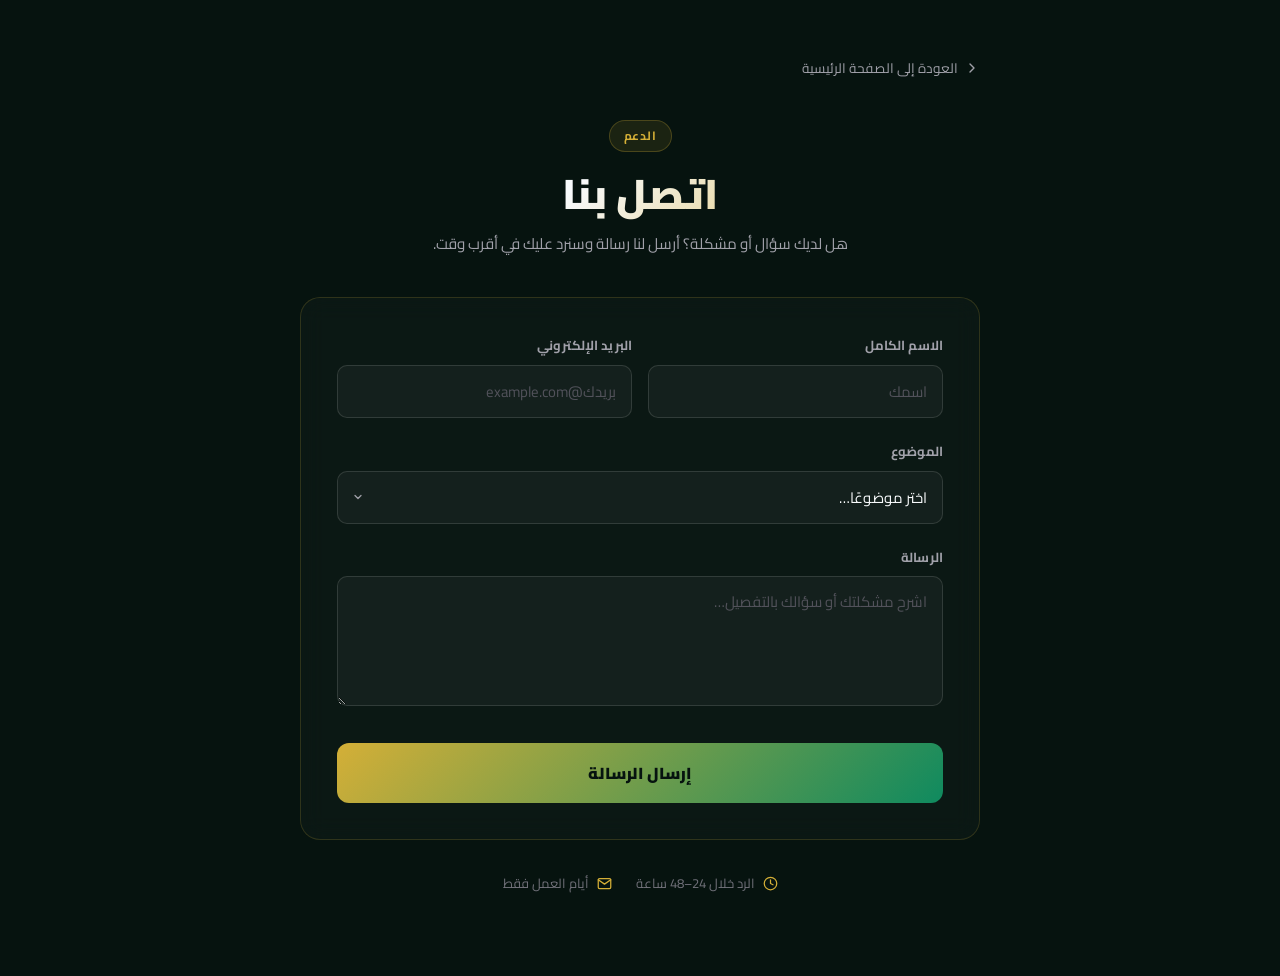
<file: ar-contact.html>
<!DOCTYPE html>
<html lang="ar" dir="rtl">
<head>
  <!-- Google Tag Manager -->
  <script>(function(w,d,s,l,i){w[l]=w[l]||[];w[l].push({'gtm.start':
  new Date().getTime(),event:'gtm.js'});var f=d.getElementsByTagName(s)[0],
  j=d.createElement(s),dl=l!='dataLayer'?'&l='+l:'';j.async=true;j.src=
  'https://www.googletagmanager.com/gtm.js?id='+i+dl;f.parentNode.insertBefore(j,f);
  })(window,document,'script','dataLayer','GTM-P6X6DZCH');</script>
  <!-- End Google Tag Manager -->
  <meta charset="UTF-8">
  <meta name="viewport" content="width=device-width, initial-scale=1.0">
  <title>اتصل بنا - Digital Products Pack</title>
  <link rel="preconnect" href="https://fonts.googleapis.com">
  <link rel="preconnect" href="https://fonts.gstatic.com" crossorigin>
  <link href="https://fonts.googleapis.com/css2?family=Cairo:wght@400;600;700;800;900&display=swap" rel="stylesheet">
  <style>
    *{box-sizing:border-box}
    body{margin:0;font-family:"Cairo",Arial,sans-serif;background:#06130f;color:#f8fafc;line-height:1.8}
    a{color:#d4af37;text-decoration:none}
    a:hover{text-decoration:underline}
    main{width:min(680px,calc(100% - 32px));margin:0 auto;padding:56px 0 80px}

    .back-link{display:inline-flex;align-items:center;gap:6px;font-size:.85rem;color:#a1a1aa;margin-bottom:40px;transition:color .15s}
    .back-link:hover{color:#d4af37;text-decoration:none}
    .back-link svg{transform:scaleX(-1)}

    .page-header{margin-bottom:40px;text-align:center}
    .page-header .eyebrow{display:inline-block;font-size:.75rem;font-weight:700;letter-spacing:.05em;color:#d4af37;background:rgba(212,175,55,.1);border:1px solid rgba(212,175,55,.25);border-radius:99px;padding:4px 14px;margin-bottom:16px}
    .page-header h1{font-size:clamp(1.8rem,4vw,2.6rem);font-weight:900;line-height:1.25;margin:0 0 10px;background:linear-gradient(135deg,#f8fafc 40%,#d4af37);-webkit-background-clip:text;-webkit-text-fill-color:transparent;background-clip:text}
    .page-header .subtitle{font-size:.95rem;color:#a1a1aa;max-width:420px;margin:0 auto}

    .form-card{border:1px solid rgba(212,175,55,.18);border-radius:20px;background:rgba(255,255,255,.025);padding:36px;backdrop-filter:blur(12px)}

    .form-row{margin-bottom:22px}
    .form-row label{display:block;font-size:.82rem;font-weight:700;color:#a1a1aa;letter-spacing:.01em;margin-bottom:7px}
    .form-control{width:100%;background:rgba(255,255,255,.04);border:1px solid rgba(255,255,255,.12);border-radius:10px;color:#f8fafc;font-family:inherit;font-size:.93rem;padding:12px 15px;outline:none;transition:border-color .15s,background .15s;-webkit-appearance:none;text-align:right}
    .form-control::placeholder{color:#52525b}
    .form-control:focus{border-color:rgba(212,175,55,.5);background:rgba(212,175,55,.04)}
    textarea.form-control{resize:vertical;min-height:130px;line-height:1.7}
    select.form-control{cursor:pointer;background-image:url("data:image/svg+xml,%3Csvg xmlns='http://www.w3.org/2000/svg' width='12' height='12' viewBox='0 0 24 24' fill='none' stroke='%23a1a1aa' stroke-width='2.5' stroke-linecap='round' stroke-linejoin='round'%3E%3Cpolyline points='6 9 12 15 18 9'/%3E%3C/svg%3E");background-repeat:no-repeat;background-position:left 14px center;padding-left:38px}
    select.form-control option{background:#0b1d18;color:#f8fafc}

    .form-row-2{display:grid;grid-template-columns:1fr 1fr;gap:16px}
    @media(max-width:500px){.form-row-2{grid-template-columns:1fr}}

    .submit-btn{width:100%;padding:15px 24px;background:linear-gradient(135deg,#d4af37,#0f8a5f);border:none;border-radius:12px;color:#06130f;font-family:inherit;font-size:1rem;font-weight:900;cursor:pointer;letter-spacing:.01em;transition:opacity .15s,transform .1s;margin-top:6px}
    .submit-btn:hover{opacity:.92;transform:translateY(-1px)}
    .submit-btn:active{transform:translateY(0)}
    .submit-btn:disabled{opacity:.5;cursor:not-allowed;transform:none}

    .form-status{display:none;border-radius:12px;padding:16px 20px;margin-top:20px;font-size:.9rem;font-weight:700;text-align:center}
    .form-status.success{display:block;background:rgba(34,197,94,.1);border:1px solid rgba(34,197,94,.3);color:#86efac}
    .form-status.error{display:block;background:rgba(239,68,68,.1);border:1px solid rgba(239,68,68,.3);color:#fca5a5}

    .info-strip{display:flex;gap:24px;flex-wrap:wrap;justify-content:center;margin-top:32px}
    .info-item{display:flex;align-items:center;gap:8px;font-size:.82rem;color:#71717a}
    .info-item svg{flex-shrink:0;color:#d4af37}
  </style>
</head>
<body>
  <!-- Google Tag Manager (noscript) -->
  <noscript><iframe src="https://www.googletagmanager.com/ns.html?id=GTM-P6X6DZCH"
  height="0" width="0" style="display:none;visibility:hidden"></iframe></noscript>
  <!-- End Google Tag Manager (noscript) -->
  <main>
    <a href="./index.html" class="back-link">
      <svg width="16" height="16" viewBox="0 0 24 24" fill="none" stroke="currentColor" stroke-width="2" stroke-linecap="round" stroke-linejoin="round"><polyline points="15 18 9 12 15 6"/></svg>
      العودة إلى الصفحة الرئيسية
    </a>

    <div class="page-header">
      <span class="eyebrow">الدعم</span>
      <h1>اتصل بنا</h1>
      <p class="subtitle">هل لديك سؤال أو مشكلة؟ أرسل لنا رسالة وسنرد عليك في أقرب وقت.</p>
    </div>

    <div class="form-card">
      <form id="contact-form" novalidate>
        <div class="form-row-2">
          <div class="form-row" style="margin-bottom:0">
            <label for="name">الاسم الكامل</label>
            <input class="form-control" type="text" id="name" name="name" placeholder="اسمك" required>
          </div>
          <div class="form-row" style="margin-bottom:0">
            <label for="email">البريد الإلكتروني</label>
            <input class="form-control" type="email" id="email" name="email" placeholder="بريدك@example.com" required>
          </div>
        </div>
        <div class="form-row" style="margin-top:22px">
          <label for="subject">الموضوع</label>
          <select class="form-control" id="subject" name="subject" required>
            <option value="" disabled selected>اختر موضوعًا…</option>
            <option value="Product Access">مشكلة في الوصول إلى المنتج أو التنزيل</option>
            <option value="Defective File">ملف تالف أو معيب</option>
            <option value="Billing">سؤال حول الفاتورة أو الدفع</option>
            <option value="General">استفسار عام</option>
            <option value="Other">أخرى</option>
          </select>
        </div>
        <div class="form-row">
          <label for="message">الرسالة</label>
          <textarea class="form-control" id="message" name="message" placeholder="اشرح مشكلتك أو سؤالك بالتفصيل…" required></textarea>
        </div>
        <input name="_hp" type="text" tabindex="-1" autocomplete="off" style="display:none;position:absolute;left:-9999px" aria-hidden="true">
        <button type="submit" class="submit-btn" id="submit-btn">إرسال الرسالة</button>
      </form>
      <div class="form-status" id="form-status"></div>
    </div>

    <div class="info-strip">
      <div class="info-item">
        <svg width="15" height="15" viewBox="0 0 24 24" fill="none" stroke="currentColor" stroke-width="2" stroke-linecap="round" stroke-linejoin="round"><circle cx="12" cy="12" r="10"/><polyline points="12 6 12 12 16 14"/></svg>
        الرد خلال 24–48 ساعة
      </div>
      <div class="info-item">
        <svg width="15" height="15" viewBox="0 0 24 24" fill="none" stroke="currentColor" stroke-width="2" stroke-linecap="round" stroke-linejoin="round"><path d="M4 4h16c1.1 0 2 .9 2 2v12c0 1.1-.9 2-2 2H4c-1.1 0-2-.9-2-2V6c0-1.1.9-2 2-2z"/><polyline points="22,6 12,13 2,6"/></svg>
        أيام العمل فقط
      </div>
    </div>
  </main>

  <script>
    (function(){
      var form = document.getElementById('contact-form');
      var btn = document.getElementById('submit-btn');
      var status = document.getElementById('form-status');

      form.addEventListener('submit', async function(e){
        e.preventDefault();
        var name = form.name.value.trim();
        var email = form.email.value.trim();
        var subject = form.subject.value;
        var message = form.message.value.trim();

        if(!name || !email || !subject || !message){
          showStatus('error', 'يرجى ملء جميع الحقول.');
          return;
        }
        if(!/^[^\s@]+@[^\s@]+\.[^\s@]+$/.test(email)){
          showStatus('error', 'يرجى إدخال بريد إلكتروني صحيح.');
          return;
        }

        btn.disabled = true;
        btn.textContent = 'جارٍ الإرسال…';
        status.className = 'form-status';
        status.style.display = 'none';

        try {
          var res = await fetch('/api/contact', {
            method: 'POST',
            headers: {'Content-Type':'application/json'},
            body: JSON.stringify({name, email, subject, message, lang:'ar', page: location.href, _hp: form._hp.value})
          });
          var data = await res.json().catch(()=>({}));
          if(res.ok && data.ok){
            form.reset();
            showStatus('success', 'تم إرسال رسالتك! سنتواصل معك خلال 24–48 ساعة عمل.');
          } else {
            showStatus('error', data.error || 'حدث خطأ ما. يرجى المحاولة مرة أخرى.');
          }
        } catch(_){
          showStatus('error', 'خطأ في الشبكة. يرجى التحقق من اتصالك والمحاولة مجددًا.');
        } finally {
          btn.disabled = false;
          btn.textContent = 'إرسال الرسالة';
        }
      });

      function showStatus(type, msg){
        status.className = 'form-status ' + type;
        status.textContent = msg;
        status.style.display = 'block';
        status.scrollIntoView({behavior:'smooth', block:'nearest'});
      }
    })();
  </script>
</body>
</html>
</file>
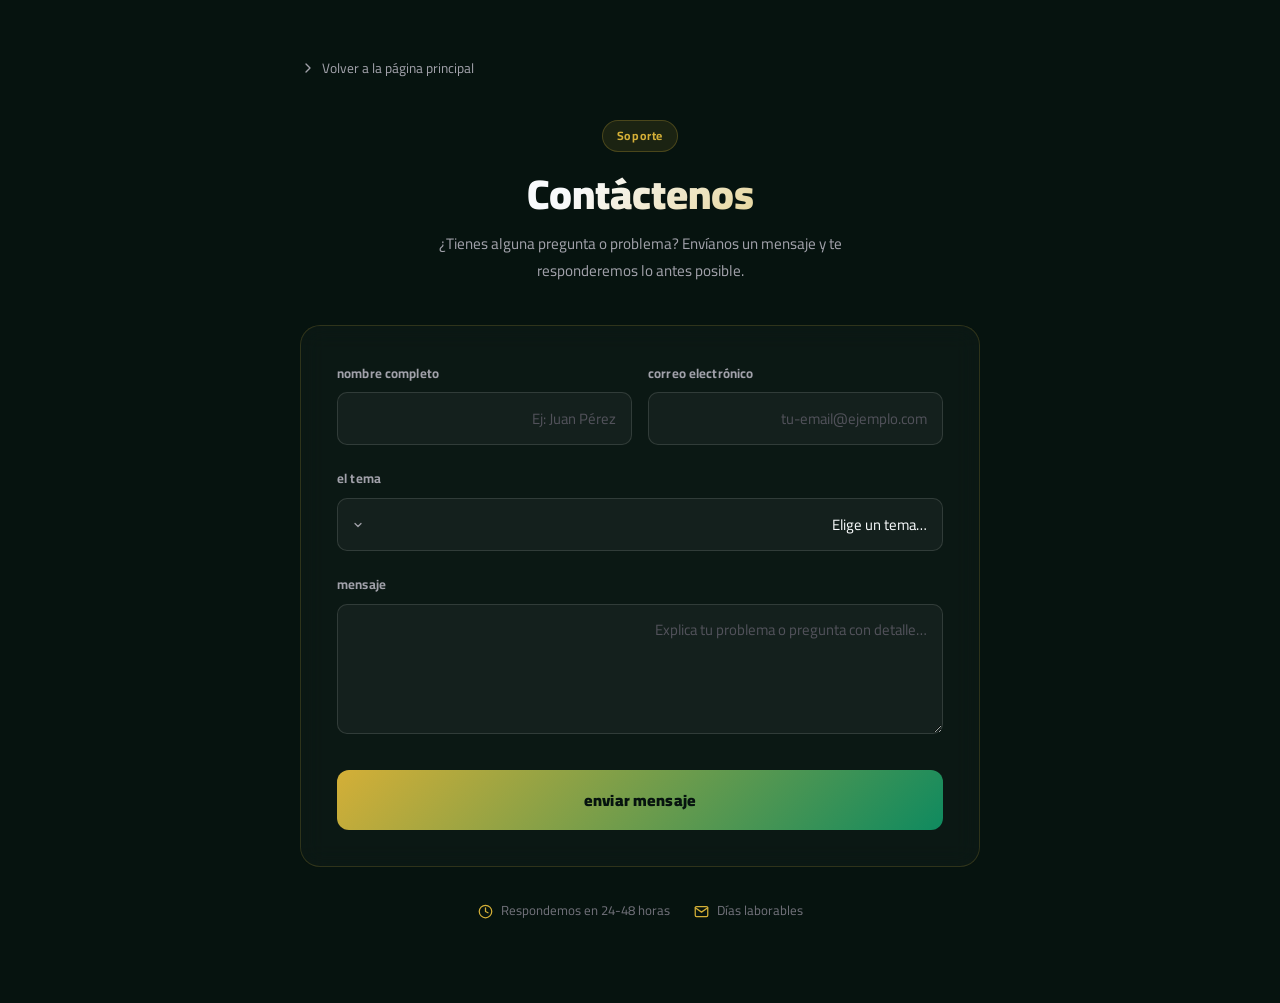
<file: contact.html>
<!DOCTYPE html>
<html lang="es" dir="ltr">
<head>
  <!-- Google Tag Manager -->
  <script>(function(w,d,s,l,i){w[l]=w[l]||[];w[l].push({'gtm.start':
  new Date().getTime(),event:'gtm.js'});var f=d.getElementsByTagName(s)[0],
  j=d.createElement(s),dl=l!='dataLayer'?'&l='+l:'';j.async=true;j.src=
  'https://www.googletagmanager.com/gtm.js?id='+i+dl;f.parentNode.insertBefore(j,f);
  })(window,document,'script','dataLayer','GTM-P6X6DZCH');</script>
  <!-- End Google Tag Manager -->
  <meta charset="UTF-8">
  <meta name="viewport" content="width=device-width, initial-scale=1.0">
  <title>Contáctenos - Digital Products Pack</title>
  <link rel="preconnect" href="https://fonts.googleapis.com">
  <link rel="preconnect" href="https://fonts.gstatic.com" crossorigin>
  <link href="https://fonts.googleapis.com/css2?family=Cairo:wght@400;600;700;800;900&display=swap" rel="stylesheet">
  <style>
    *{box-sizing:border-box}
    body{margin:0;font-family:"Cairo",Arial,sans-serif;background:#06130f;color:#f8fafc;line-height:1.8}
    a{color:#d4af37;text-decoration:none}
    a:hover{text-decoration:underline}
    main{width:min(680px,calc(100% - 32px));margin:0 auto;padding:56px 0 80px}

    .back-link{display:inline-flex;align-items:center;gap:6px;font-size:.85rem;color:#a1a1aa;margin-bottom:40px;transition:color .15s}
    .back-link:hover{color:#d4af37;text-decoration:none}
    .back-link svg{transform:scaleX(-1)}

    .page-header{margin-bottom:40px;text-align:center}
    .page-header .eyebrow{display:inline-block;font-size:.75rem;font-weight:700;letter-spacing:.05em;color:#d4af37;background:rgba(212,175,55,.1);border:1px solid rgba(212,175,55,.25);border-radius:99px;padding:4px 14px;margin-bottom:16px}
    .page-header h1{font-size:clamp(1.8rem,4vw,2.6rem);font-weight:900;line-height:1.25;margin:0 0 10px;background:linear-gradient(135deg,#f8fafc 40%,#d4af37);-webkit-background-clip:text;-webkit-text-fill-color:transparent;background-clip:text}
    .page-header .subtitle{font-size:.95rem;color:#a1a1aa;max-width:420px;margin:0 auto}

    .form-card{border:1px solid rgba(212,175,55,.18);border-radius:20px;background:rgba(255,255,255,.025);padding:36px;backdrop-filter:blur(12px)}

    .form-row{margin-bottom:22px}
    .form-row label{display:block;font-size:.82rem;font-weight:700;color:#a1a1aa;letter-spacing:.01em;margin-bottom:7px}
    .form-control{width:100%;background:rgba(255,255,255,.04);border:1px solid rgba(255,255,255,.12);border-radius:10px;color:#f8fafc;font-family:inherit;font-size:.93rem;padding:12px 15px;outline:none;transition:border-color .15s,background .15s;-webkit-appearance:none;text-align:right}
    .form-control::placeholder{color:#52525b}
    .form-control:focus{border-color:rgba(212,175,55,.5);background:rgba(212,175,55,.04)}
    textarea.form-control{resize:vertical;min-height:130px;line-height:1.7}
    select.form-control{cursor:pointer;background-image:url("data:image/svg+xml,%3Csvg xmlns='http://www.w3.org/2000/svg' width='12' height='12' viewBox='0 0 24 24' fill='none' stroke='%23a1a1aa' stroke-width='2.5' stroke-linecap='round' stroke-linejoin='round'%3E%3Cpolyline points='6 9 12 15 18 9'/%3E%3C/svg%3E");background-repeat:no-repeat;background-position:left 14px center;padding-left:38px}
    select.form-control option{background:#0b1d18;color:#f8fafc}

    .form-row-2{display:grid;grid-template-columns:1fr 1fr;gap:16px}
    @media(max-width:500px){.form-row-2{grid-template-columns:1fr}}

    .submit-btn{width:100%;padding:15px 24px;background:linear-gradient(135deg,#d4af37,#0f8a5f);border:none;border-radius:12px;color:#06130f;font-family:inherit;font-size:1rem;font-weight:900;cursor:pointer;letter-spacing:.01em;transition:opacity .15s,transform .1s;margin-top:6px}
    .submit-btn:hover{opacity:.92;transform:translateY(-1px)}
    .submit-btn:active{transform:translateY(0)}
    .submit-btn:disabled{opacity:.5;cursor:not-allowed;transform:none}

    .form-status{display:none;border-radius:12px;padding:16px 20px;margin-top:20px;font-size:.9rem;font-weight:700;text-align:center}
    .form-status.success{display:block;background:rgba(34,197,94,.1);border:1px solid rgba(34,197,94,.3);color:#86efac}
    .form-status.error{display:block;background:rgba(239,68,68,.1);border:1px solid rgba(239,68,68,.3);color:#fca5a5}

    .info-strip{display:flex;gap:24px;flex-wrap:wrap;justify-content:center;margin-top:32px}
    .info-item{display:flex;align-items:center;gap:8px;font-size:.82rem;color:#71717a}
    .info-item svg{flex-shrink:0;color:#d4af37}
  </style>
</head>
<body>
  <!-- Google Tag Manager (noscript) -->
  <noscript><iframe src="https://www.googletagmanager.com/ns.html?id=GTM-P6X6DZCH"
  height="0" width="0" style="display:none;visibility:hidden"></iframe></noscript>
  <!-- End Google Tag Manager (noscript) -->
  <main>
    <a href="./index.html" class="back-link">
      <svg width="16" height="16" viewBox="0 0 24 24" fill="none" stroke="currentColor" stroke-width="2" stroke-linecap="round" stroke-linejoin="round"><polyline points="15 18 9 12 15 6"/></svg>
      Volver a la página principal
    </a>

    <div class="page-header">
      <span class="eyebrow">Soporte</span>
      <h1>Contáctenos</h1>
      <p class="subtitle">¿Tienes alguna pregunta o problema? Envíanos un mensaje y te responderemos lo antes posible.</p>
    </div>

    <div class="form-card">
      <form id="contact-form" novalidate>
        <div class="form-row-2">
          <div class="form-row" style="margin-bottom:0">
            <label for="name">nombre completo</label>
            <input class="form-control" type="text" id="name" name="name" placeholder="Ej: Juan Pérez" required>
          </div>
          <div class="form-row" style="margin-bottom:0">
            <label for="email">correo electrónico</label>
            <input class="form-control" type="email" id="email" name="email" placeholder="tu-email@ejemplo.com" required>
          </div>
        </div>
        <div class="form-row" style="margin-top:22px">
          <label for="subject">el tema</label>
          <select class="form-control" id="subject" name="subject" required>
            <option value="" disabled selected>Elige un tema…</option>
            <option value="Product Access">Problema con el acceso al producto o descarga</option>
            <option value="Defective File">Archivo defectuoso o dañado</option>
            <option value="Billing">Pregunta sobre facturación o pago</option>
            <option value="General">Consulta general</option>
            <option value="Other">Otro</option>
          </select>
        </div>
        <div class="form-row">
          <label for="message">mensaje</label>
          <textarea class="form-control" id="message" name="message" placeholder="Explica tu problema o pregunta con detalle…" required></textarea>
        </div>
        <input name="_hp" type="text" tabindex="-1" autocomplete="off" style="display:none;position:absolute;left:-9999px" aria-hidden="true">
        <button type="submit" class="submit-btn" id="submit-btn">enviar mensaje</button>
      </form>
      <div class="form-status" id="form-status"></div>
    </div>

    <div class="info-strip">
      <div class="info-item">
        <svg width="15" height="15" viewBox="0 0 24 24" fill="none" stroke="currentColor" stroke-width="2" stroke-linecap="round" stroke-linejoin="round"><circle cx="12" cy="12" r="10"/><polyline points="12 6 12 12 16 14"/></svg>
        Respondemos en 24-48 horas
      </div>
      <div class="info-item">
        <svg width="15" height="15" viewBox="0 0 24 24" fill="none" stroke="currentColor" stroke-width="2" stroke-linecap="round" stroke-linejoin="round"><path d="M4 4h16c1.1 0 2 .9 2 2v12c0 1.1-.9 2-2 2H4c-1.1 0-2-.9-2-2V6c0-1.1.9-2 2-2z"/><polyline points="22,6 12,13 2,6"/></svg>
        Días laborables
      </div>
    </div>
  </main>

  <script>
    (function(){
      var form = document.getElementById('contact-form');
      var btn = document.getElementById('submit-btn');
      var status = document.getElementById('form-status');

      form.addEventListener('submit', async function(e){
        e.preventDefault();
        var name = form.name.value.trim();
        var email = form.email.value.trim();
        var subject = form.subject.value;
        var message = form.message.value.trim();

        if(!name || !email || !subject || !message){
          showStatus('error', 'Por favor, rellena todos los campos.');
          return;
        }
        if(!/^[^\s@]+@[^\s@]+\.[^\s@]+$/.test(email)){
          showStatus('error', 'Por favor, introduce un correo electrónico válido.');
          return;
        }

        btn.disabled = true;
        btn.textContent = 'Enviando…';
        status.className = 'form-status';
        status.style.display = 'none';

        try {
          var res = await fetch('/api/contact', {
            method: 'POST',
            headers: {'Content-Type':'application/json'},
            body: JSON.stringify({name, email, subject, message, lang:'ar', page: location.href, _hp: form._hp.value})
          });
          var data = await res.json().catch(()=>({}));
          if(res.ok && data.ok){
            form.reset();
            showStatus('success', '¡Tu mensaje ha sido enviado! Te contactaremos en 24-48 horas laborables.');
          } else {
            showStatus('error', data.error || 'Hubo un error. Por favor, inténtalo de nuevo.');
          }
        } catch(_){
          showStatus('error', 'Error de red. Por favor verifica tu conexión e inténtalo de nuevo.');
        } finally {
          btn.disabled = false;
          btn.textContent = 'enviar mensaje';
        }
      });

      function showStatus(type, msg){
        status.className = 'form-status ' + type;
        status.textContent = msg;
        status.style.display = 'block';
        status.scrollIntoView({behavior:'smooth', block:'nearest'});
      }
    })();
  </script>
</body>
</html>
</file>
